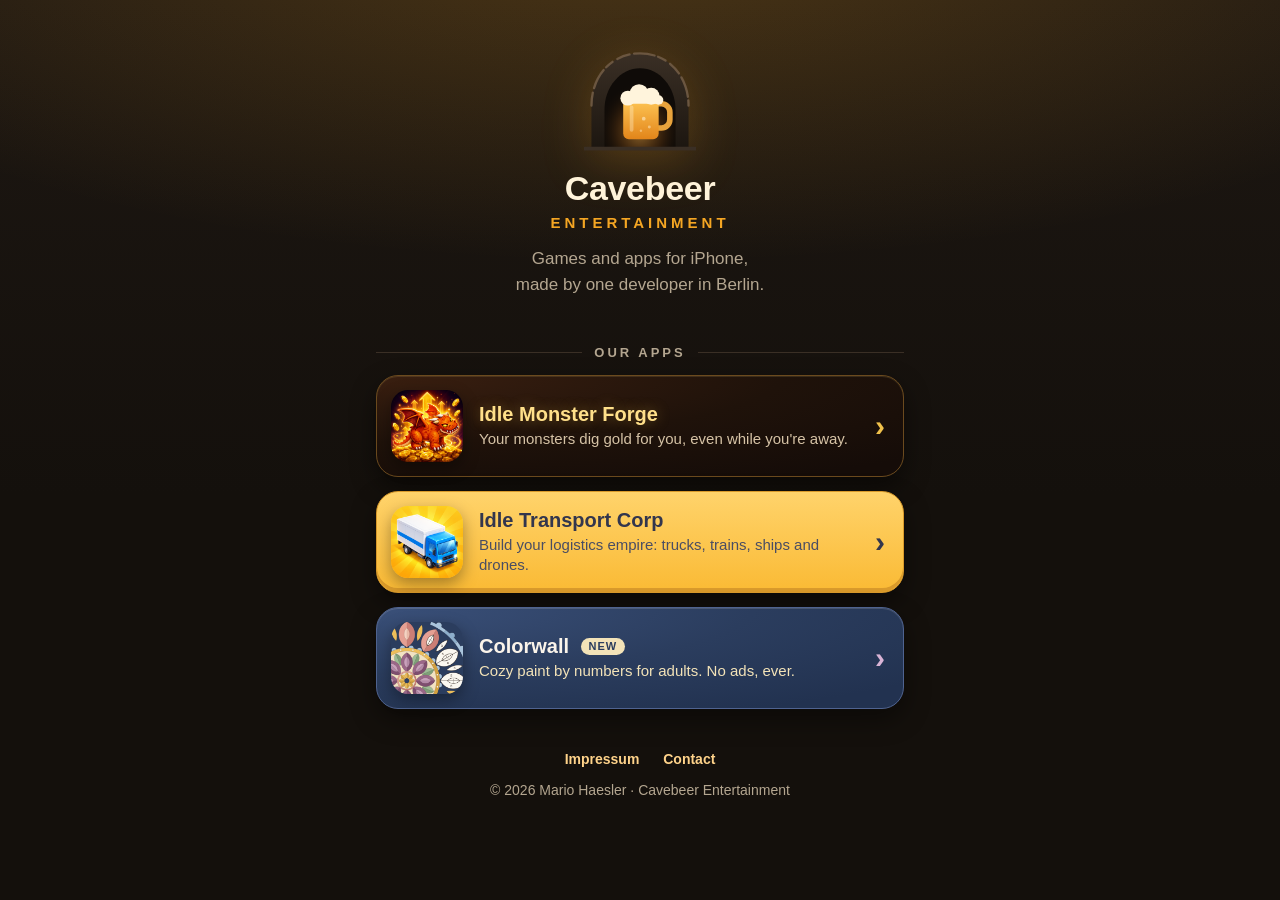
<file: index.html>
<!DOCTYPE html>
<html lang="en">
<head>
<meta charset="UTF-8">
<meta name="viewport" content="width=device-width, initial-scale=1, viewport-fit=cover">
<title>Cavebeer Entertainment</title>
<meta name="description" content="Cavebeer Entertainment makes games and apps for iPhone: Idle Monster Forge, Idle Transport Corp and Colorwall.">
<meta name="theme-color" content="#14100c">
<meta property="og:title" content="Cavebeer Entertainment">
<meta property="og:description" content="Games and apps for iPhone, made by one developer in Berlin.">
<meta property="og:type" content="website">
<meta property="og:url" content="https://mario-coder-apps.github.io/">
<meta property="og:image" content="https://mario-coder-apps.github.io/img/og.jpg">
<meta property="og:image:width" content="1200">
<meta property="og:image:height" content="630">
<meta name="twitter:card" content="summary_large_image">
<link rel="canonical" href="https://mario-coder-apps.github.io/">
<script type="application/ld+json">
{
  "@context": "https://schema.org",
  "@graph": [
    {
      "@type": "Organization",
      "@id": "https://mario-coder-apps.github.io/#org",
      "name": "Cavebeer Entertainment",
      "url": "https://mario-coder-apps.github.io/",
      "logo": "https://mario-coder-apps.github.io/img/logo.png",
      "email": "mariohaesler@protonmail.com",
      "description": "An independent studio from Berlin making games and apps for iPhone."
    },
    {
      "@type": "WebSite",
      "@id": "https://mario-coder-apps.github.io/#site",
      "name": "Cavebeer Entertainment",
      "url": "https://mario-coder-apps.github.io/",
      "publisher": {"@id": "https://mario-coder-apps.github.io/#org"},
      "inLanguage": "en"
    }
  ]
}
</script>
<link rel="icon" href="img/emblem.svg" type="image/svg+xml">
<link rel="stylesheet" href="style.css?v=2">
</head>
<body>

<div class="wrap">
  <header class="studio">
    <img class="emblem" src="img/emblem.svg" alt="" width="112" height="112">
    <h1>Cavebeer<span>Entertainment</span></h1>
    <p>Games and apps for iPhone, made by one developer in Berlin.</p>
  </header>

  <main>
    <h2 class="label">Our apps</h2>
    <div class="apps">
      <a class="app app-mf" href="idlemonsterforge-legal/">
        <img src="img/idle-monster-forge.png" alt="" width="72" height="72">
        <span class="app-text">
          <span class="app-name">Idle Monster Forge</span>
          <span class="app-line">Your monsters dig gold for you, even while you're away.</span>
        </span>
        <span class="app-go" aria-hidden="true">&rsaquo;</span>
      </a>
      <a class="app app-itc" href="idletransportcorp-legal/">
        <img src="img/idle-transport-corp.png" alt="" width="72" height="72">
        <span class="app-text">
          <span class="app-name">Idle Transport Corp</span>
          <span class="app-line">Build your logistics empire: trucks, trains, ships and drones.</span>
        </span>
        <span class="app-go" aria-hidden="true">&rsaquo;</span>
      </a>
      <a class="app app-cw" href="colorwall-legal/">
        <img src="img/colorwall.png" alt="" width="72" height="72">
        <span class="app-text">
          <span class="app-name">Colorwall <span class="app-soon">New</span></span>
          <span class="app-line">Cozy paint by numbers for adults. No ads, ever.</span>
        </span>
        <span class="app-go" aria-hidden="true">&rsaquo;</span>
      </a>
    </div>
  </main>
</div>

<footer>
  <nav>
    <a href="impressum.html">Impressum</a>
    <a href="mailto:mariohaesler@protonmail.com">Contact</a>
  </nav>
  &copy; 2026 Mario Haesler &middot; Cavebeer Entertainment
</footer>

</body>
</html>
</file>
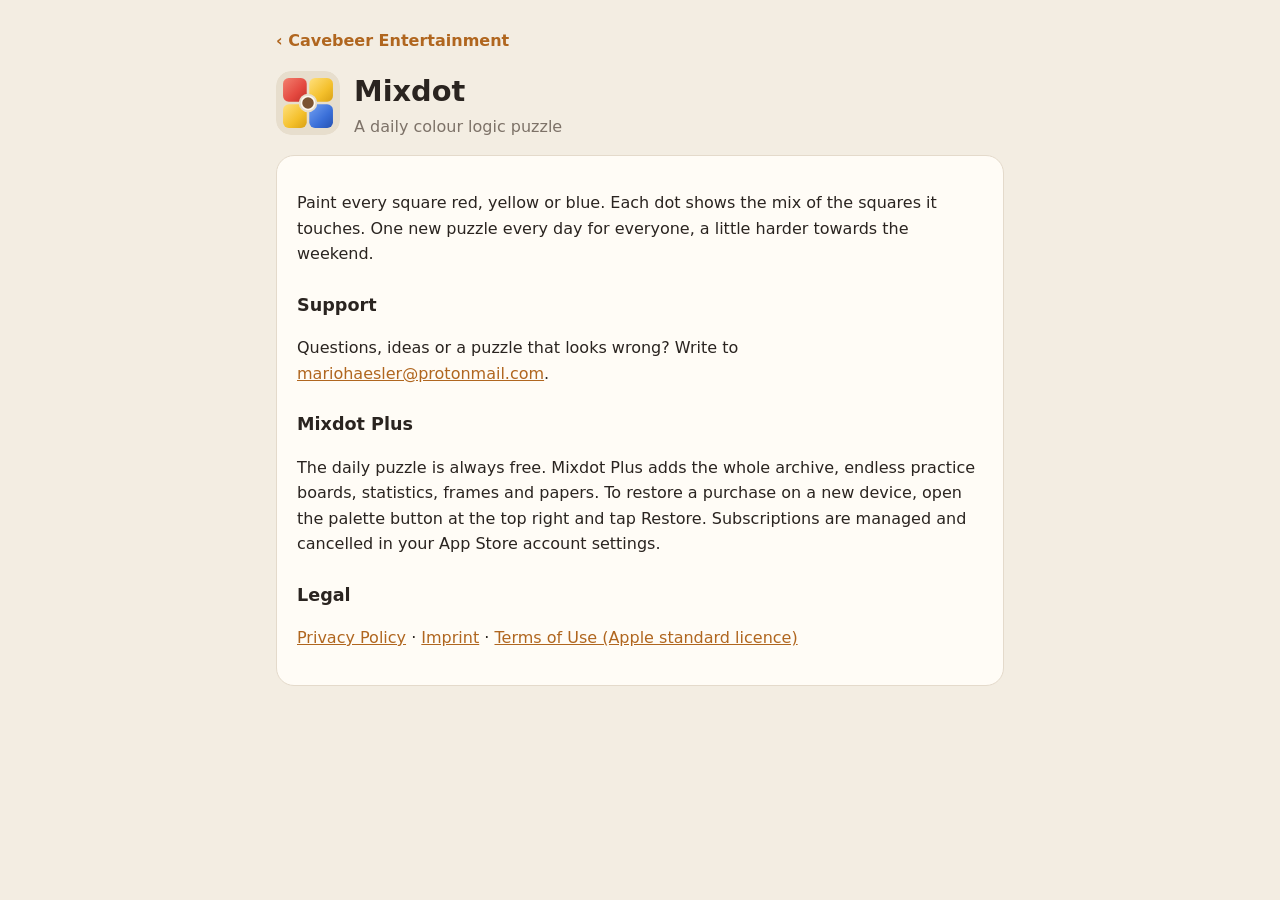
<file: mixdot/index.html>
<!doctype html>
<html lang="en">
<head>
<meta charset="utf-8">
<meta name="viewport" content="width=device-width, initial-scale=1">
<title>Mixdot · Support</title>
<meta name="description" content="Mixdot is a daily colour logic puzzle: paint every square red, yellow or blue so that each dot shows the mix of the squares around it. Support and contact.">
<meta name="theme-color" content="#f3ede2">
<link rel="icon" href="icon.svg" type="image/svg+xml">
<style>
  :root { --bg: #f3ede2; --card: #fffcf6; --ink: #2a2420; --muted: #7d7268; --line: #e4dacb; --accent: #b0661f; }
  @media (prefers-color-scheme: dark) { :root { --bg: #17151c; --card: #221f28; --ink: #f0ebe4; --muted: #a59ba8; --line: #353140; --accent: #e09a4f; } }
  * { box-sizing: border-box; }
  body { margin: 0; background: var(--bg); color: var(--ink); font: 16px/1.6 ui-rounded, "SF Pro Rounded", system-ui, -apple-system, "Segoe UI", sans-serif; }
  main { max-width: 760px; margin: 0 auto; padding: 28px 16px 56px; }
  header { display: flex; align-items: center; gap: 14px; margin-bottom: 16px; }
  header img { width: 64px; height: 64px; border-radius: 15px; }
  h1 { font-size: 1.8rem; margin: 0; }
  h2 { font-size: 1.1rem; margin: 24px 0 6px; }
  .card { background: var(--card); border: 1px solid var(--line); border-radius: 18px; padding: 18px 20px; }
  .soft { color: var(--muted); }
  a { color: var(--accent); }
  .back { display: inline-block; margin-bottom: 14px; text-decoration: none; font-weight: 700; }
</style>
</head>
<body>
<main>
  <a class="back" href="../">‹ Cavebeer Entertainment</a>
  <header><img src="icon.svg" alt="Mixdot"><div><h1>Mixdot</h1><div class="soft">A daily colour logic puzzle</div></div></header>
  <div class="card">
    <p>Paint every square red, yellow or blue. Each dot shows the mix of the squares it touches. One new puzzle every
    day for everyone, a little harder towards the weekend.</p>

    <h2>Support</h2>
    <p>Questions, ideas or a puzzle that looks wrong? Write to
    <a href="mailto:mariohaesler@protonmail.com?subject=Mixdot">mariohaesler@protonmail.com</a>.</p>

    <h2>Mixdot Plus</h2>
    <p>The daily puzzle is always free. Mixdot Plus adds the whole archive, endless practice boards, statistics, frames and
    papers. To restore a purchase on a new device, open the palette button at the top right and tap Restore. Subscriptions
    are managed and cancelled in your App Store account settings.</p>

    <h2>Legal</h2>
    <p><a href="privacy.html">Privacy Policy</a> · <a href="../impressum.html">Imprint</a> ·
    <a href="https://www.apple.com/legal/internet-services/itunes/dev/stdeula/" target="_blank" rel="noopener">Terms of Use (Apple standard licence)</a></p>
  </div>
</main>
</body>
</html>
</file>
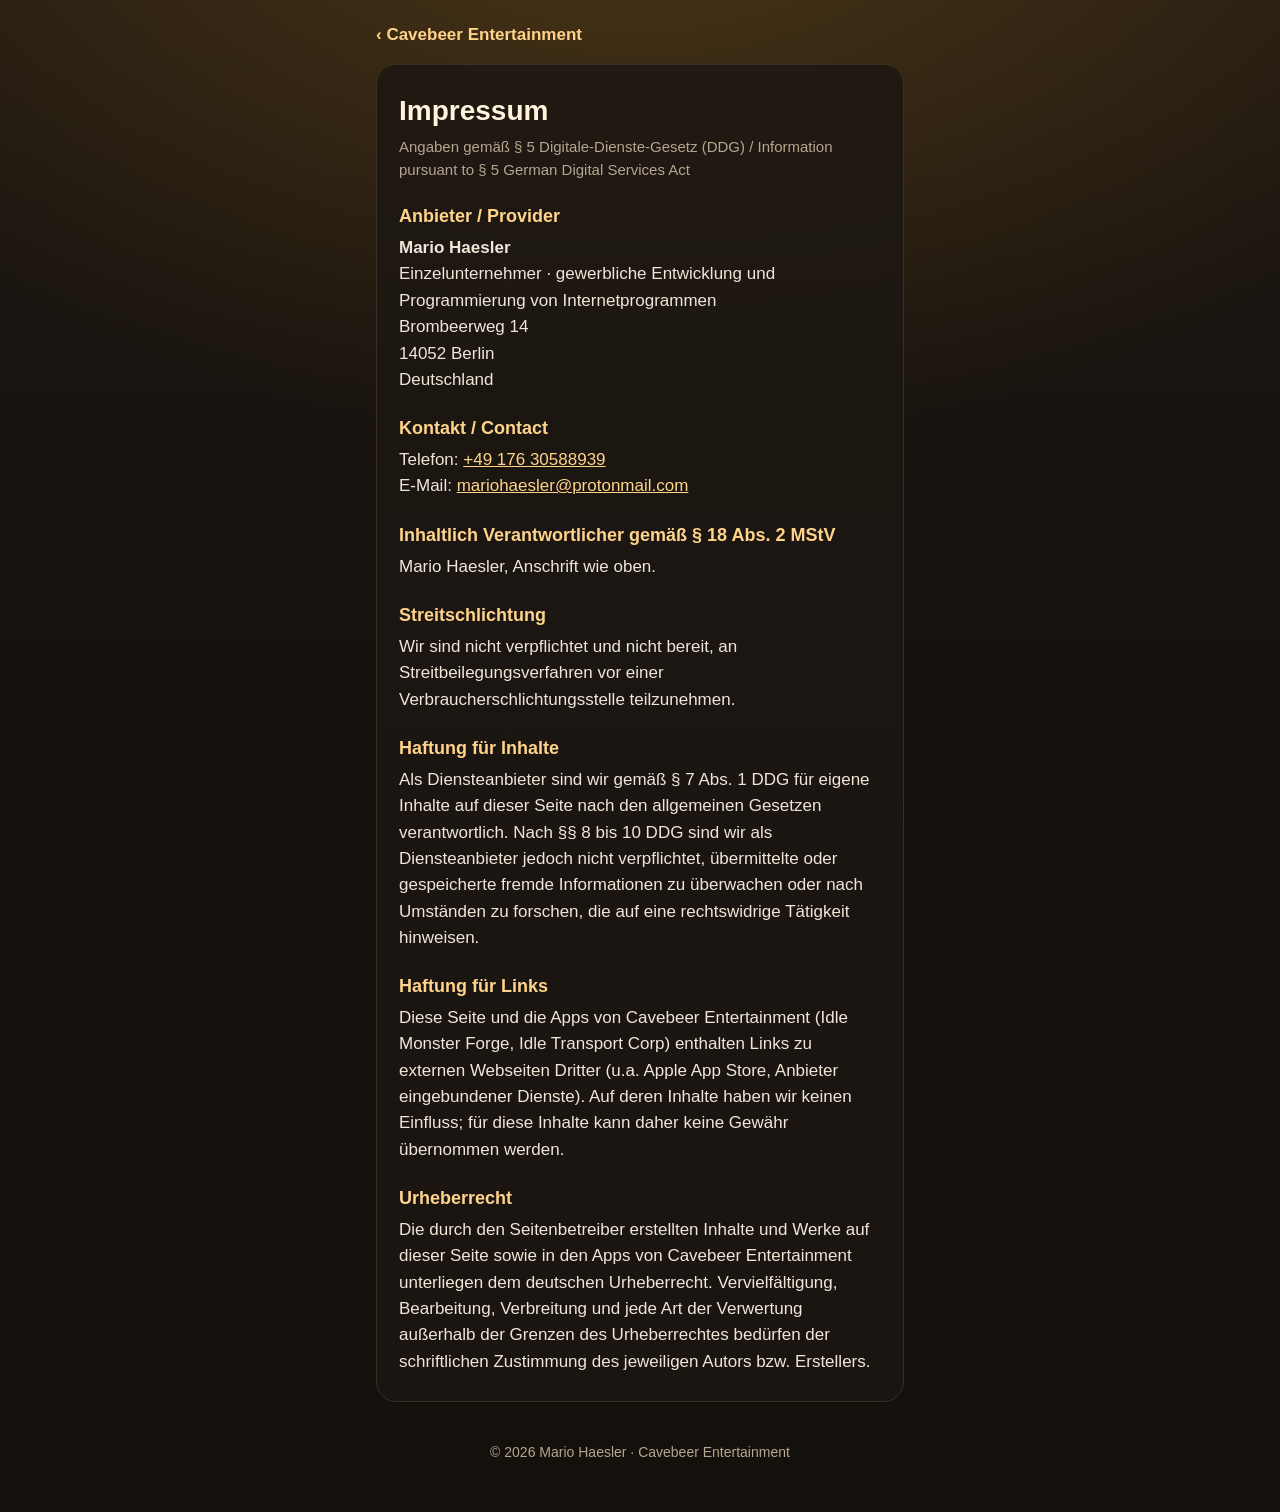
<file: impressum.html>
<!DOCTYPE html>
<html lang="de">
<head>
<meta charset="UTF-8">
<meta name="viewport" content="width=device-width, initial-scale=1, viewport-fit=cover">
<title>Impressum | Cavebeer Entertainment</title>
<meta name="description" content="Impressum / Anbieterkennzeichnung gemäß § 5 DDG für Cavebeer Entertainment (Mario Haesler).">
<meta name="theme-color" content="#14100c">
<link rel="icon" href="img/emblem.svg" type="image/svg+xml">
<link rel="stylesheet" href="style.css?v=1">
</head>
<body>

<div class="wrap">
  <a class="back" href="./">&lsaquo; Cavebeer Entertainment</a>

  <main class="doc">
    <h1>Impressum</h1>
    <p class="soft">Angaben gemäß § 5 Digitale-Dienste-Gesetz (DDG) / Information pursuant to § 5 German Digital Services Act</p>

    <h2>Anbieter / Provider</h2>
    <div class="block">
      <p><strong>Mario Haesler</strong></p>
      <p>Einzelunternehmer &middot; gewerbliche Entwicklung und Programmierung von Internetprogrammen</p>
      <p>Brombeerweg 14</p>
      <p>14052 Berlin</p>
      <p>Deutschland</p>
    </div>

    <h2>Kontakt / Contact</h2>
    <div class="block">
      <p>Telefon: <a href="tel:+4917630588939">+49 176 30588939</a></p>
      <p>E-Mail: <a href="mailto:mariohaesler@protonmail.com">mariohaesler@protonmail.com</a></p>
    </div>

    <h2>Inhaltlich Verantwortlicher gemäß § 18 Abs. 2 MStV</h2>
    <p>Mario Haesler, Anschrift wie oben.</p>

    <h2>Streitschlichtung</h2>
    <p>
      Wir sind nicht verpflichtet und nicht bereit, an Streitbeilegungsverfahren vor einer
      Verbraucherschlichtungsstelle teilzunehmen.
    </p>

    <h2>Haftung für Inhalte</h2>
    <p>
      Als Diensteanbieter sind wir gemäß § 7 Abs. 1 DDG für eigene Inhalte auf dieser Seite nach den
      allgemeinen Gesetzen verantwortlich. Nach §§ 8 bis 10 DDG sind wir als Diensteanbieter jedoch
      nicht verpflichtet, übermittelte oder gespeicherte fremde Informationen zu überwachen oder nach
      Umständen zu forschen, die auf eine rechtswidrige Tätigkeit hinweisen.
    </p>

    <h2>Haftung für Links</h2>
    <p>
      Diese Seite und die Apps von Cavebeer Entertainment (Idle Monster Forge, Idle Transport Corp) enthalten
      Links zu externen Webseiten Dritter (u.a. Apple App Store, Anbieter eingebundener Dienste). Auf deren
      Inhalte haben wir keinen Einfluss; für diese Inhalte kann daher keine Gewähr übernommen werden.
    </p>

    <h2>Urheberrecht</h2>
    <p>
      Die durch den Seitenbetreiber erstellten Inhalte und Werke auf dieser Seite sowie in den Apps von
      Cavebeer Entertainment unterliegen dem deutschen Urheberrecht. Vervielfältigung, Bearbeitung, Verbreitung
      und jede Art der Verwertung außerhalb der Grenzen des Urheberrechtes bedürfen der schriftlichen
      Zustimmung des jeweiligen Autors bzw. Erstellers.
    </p>
  </main>
</div>

<footer>
  &copy; 2026 Mario Haesler &middot; Cavebeer Entertainment
</footer>

</body>
</html>
</file>
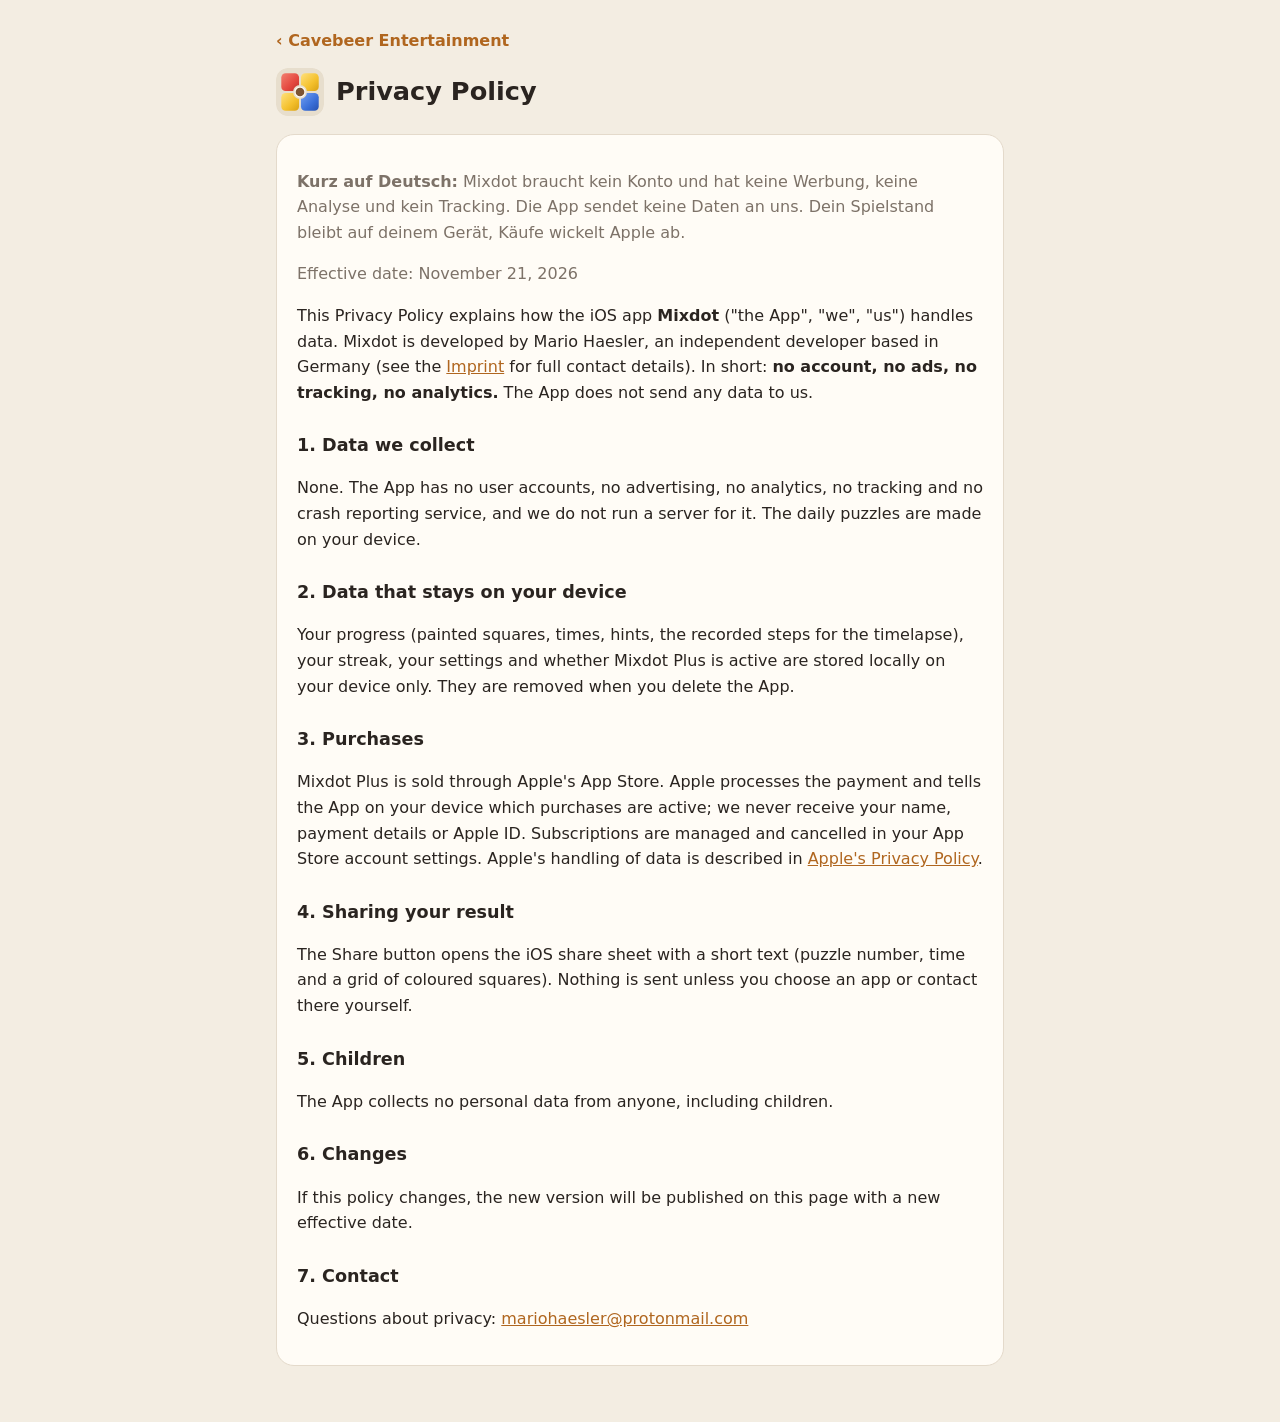
<file: mixdot/privacy.html>
<!doctype html>
<html lang="en">
<head>
<meta charset="utf-8">
<meta name="viewport" content="width=device-width, initial-scale=1">
<title>Privacy Policy · Mixdot</title>
<meta name="description" content="Privacy Policy for Mixdot, the daily colour logic puzzle: no account, no ads, no tracking, no analytics; your progress stays on your device and purchases are handled by Apple.">
<meta name="theme-color" content="#f3ede2">
<link rel="icon" href="icon.svg" type="image/svg+xml">
<style>
  :root { --bg: #f3ede2; --card: #fffcf6; --ink: #2a2420; --muted: #7d7268; --line: #e4dacb; --accent: #b0661f; }
  @media (prefers-color-scheme: dark) { :root { --bg: #17151c; --card: #221f28; --ink: #f0ebe4; --muted: #a59ba8; --line: #353140; --accent: #e09a4f; } }
  * { box-sizing: border-box; }
  body { margin: 0; background: var(--bg); color: var(--ink); font: 16px/1.6 ui-rounded, "SF Pro Rounded", system-ui, -apple-system, "Segoe UI", sans-serif; }
  main { max-width: 760px; margin: 0 auto; padding: 28px 16px 56px; }
  header { display: flex; align-items: center; gap: 12px; margin-bottom: 18px; }
  header img { width: 48px; height: 48px; border-radius: 12px; }
  h1 { font-size: 1.6rem; margin: 0; line-height: 1.2; }
  h2 { font-size: 1.1rem; margin: 26px 0 6px; }
  .card { background: var(--card); border: 1px solid var(--line); border-radius: 18px; padding: 18px 20px; }
  .soft { color: var(--muted); }
  a { color: var(--accent); }
  .back { display: inline-block; margin-bottom: 14px; text-decoration: none; font-weight: 700; }
</style>
</head>
<body>
<main>
  <a class="back" href="../">‹ Cavebeer Entertainment</a>
  <header><img src="icon.svg" alt="Mixdot"><h1>Privacy Policy</h1></header>
  <div class="card">
    <p class="soft" lang="de"><strong>Kurz auf Deutsch:</strong> Mixdot braucht kein Konto und hat keine Werbung, keine
    Analyse und kein Tracking. Die App sendet keine Daten an uns. Dein Spielstand bleibt auf deinem Gerät, Käufe wickelt
    Apple ab.</p>
    <p class="soft">Effective date: November 21, 2026</p>

    <p>This Privacy Policy explains how the iOS app <strong>Mixdot</strong> ("the App", "we", "us") handles data. Mixdot
    is developed by Mario Haesler, an independent developer based in Germany (see the
    <a href="../impressum.html">Imprint</a> for full contact details). In short: <strong>no account, no ads, no tracking,
    no analytics.</strong> The App does not send any data to us.</p>

    <h2>1. Data we collect</h2>
    <p>None. The App has no user accounts, no advertising, no analytics, no tracking and no crash reporting service, and
    we do not run a server for it. The daily puzzles are made on your device.</p>

    <h2>2. Data that stays on your device</h2>
    <p>Your progress (painted squares, times, hints, the recorded steps for the timelapse), your streak, your settings and
    whether Mixdot Plus is active are stored locally on your device only. They are removed when you delete the App.</p>

    <h2>3. Purchases</h2>
    <p>Mixdot Plus is sold through Apple's App Store. Apple processes the payment and tells the App on your device which
    purchases are active; we never receive your name, payment details or Apple ID. Subscriptions are managed and
    cancelled in your App Store account settings. Apple's handling of data is described in
    <a href="https://www.apple.com/legal/privacy/" target="_blank" rel="noopener">Apple's Privacy Policy</a>.</p>

    <h2>4. Sharing your result</h2>
    <p>The Share button opens the iOS share sheet with a short text (puzzle number, time and a grid of coloured squares).
    Nothing is sent unless you choose an app or contact there yourself.</p>

    <h2>5. Children</h2>
    <p>The App collects no personal data from anyone, including children.</p>

    <h2>6. Changes</h2>
    <p>If this policy changes, the new version will be published on this page with a new effective date.</p>

    <h2>7. Contact</h2>
    <p>Questions about privacy: <a href="mailto:mariohaesler@protonmail.com">mariohaesler@protonmail.com</a></p>
  </div>
</main>
</body>
</html>
</file>
<file: style.css>
/* Cavebeer Entertainment - the studio's home page (GitHub Pages; no cookies, no third-party content).
   The look: a dark cave lit by a warm amber lamp. Every app card wears its own game's colours. */
:root {
  --cave: #14100c;
  --cave-2: #1d1712;
  --stone: #3a2f25;
  --amber: #f5a623;
  --amber-light: #ffd38a;
  --foam: #fff4dc;
  --text: #efe6d8;
  --text-dim: #b4a690;
  --max: 560px;
}

* { box-sizing: border-box; }

html { background: var(--cave); }

body {
  margin: 0;
  min-height: 100vh;
  background:
    radial-gradient(120% 60% at 50% -8%, rgba(245, 166, 35, 0.22), rgba(245, 166, 35, 0) 62%),
    linear-gradient(180deg, var(--cave-2), var(--cave) 55%);
  color: var(--text);
  font-family: ui-rounded, "SF Pro Rounded", -apple-system, BlinkMacSystemFont, "Segoe UI", Roboto, sans-serif;
  font-size: 17px;
  line-height: 1.55;
  -webkit-font-smoothing: antialiased;
}

.wrap { max-width: var(--max); margin: 0 auto; padding: 0 16px; }

/* --- studio header --- */
.studio { text-align: center; padding: 44px 0 10px; }
.studio .emblem {
  width: 112px; height: 112px; display: block; margin: 0 auto 14px;
  filter: drop-shadow(0 10px 24px rgba(245, 166, 35, 0.22));
}
.studio h1 {
  margin: 0;
  font-size: 34px;
  line-height: 1.1;
  font-weight: 900;
  letter-spacing: -0.3px;
  color: var(--foam);
}
.studio h1 span { display: block; font-size: 15px; font-weight: 800; letter-spacing: 4px; text-transform: uppercase;
                  color: var(--amber); margin-top: 8px; }
.studio p { margin: 14px auto 0; max-width: 34ch; color: var(--text-dim); text-wrap: balance; }

/* --- the app cards --- */
.label {
  margin: 34px 0 12px;
  font-size: 13px; font-weight: 800; letter-spacing: 3px; text-transform: uppercase;
  color: var(--text-dim);
  display: flex; align-items: center; gap: 12px;
}
.label::before, .label::after { content: ""; flex: 1; height: 1px; background: var(--stone); }

.apps { display: grid; gap: 14px; }

.app {
  display: flex; align-items: center; gap: 16px;
  padding: 14px 16px 14px 14px;
  border-radius: 22px;
  text-decoration: none;
  position: relative;
  transition: transform 0.15s ease, box-shadow 0.15s ease;
  -webkit-tap-highlight-color: transparent;
}
.app:hover { transform: translateY(-2px); }
.app:active { transform: scale(0.985); }
.app img { width: 72px; height: 72px; border-radius: 17px; flex: none; box-shadow: 0 6px 16px rgba(0, 0, 0, 0.35); }
.app-text { flex: 1; min-width: 0; }
.app-name { display: block; font-size: 20px; font-weight: 900; line-height: 1.2; }
.app-line { display: block; font-size: 15px; line-height: 1.35; margin-top: 3px; }
.app-go { flex: none; font-size: 30px; font-weight: 700; line-height: 1; margin-right: 2px; }

/* Idle Monster Forge: dark fantasy, gold on deep ember brown */
.app-mf {
  background: radial-gradient(140% 120% at 0% 0%, #3a1f10 0%, #1f120a 55%, #150c08 100%);
  border: 1.5px solid #6b4a1e;
  box-shadow: 0 10px 26px rgba(0, 0, 0, 0.45), inset 0 1px 0 rgba(255, 224, 138, 0.12);
}
.app-mf .app-name { color: #ffe08a; text-shadow: 0 0 14px rgba(240, 193, 75, 0.35); }
.app-mf .app-line { color: #d6c3a6; }
.app-mf .app-go { color: #f0c14b; }

/* Idle Transport Corp: sunny yellow, navy ink */
.app-itc {
  background: linear-gradient(180deg, #ffd36b, #faba34);
  border: 1.5px solid #d99a2b;
  box-shadow: 0 10px 26px rgba(0, 0, 0, 0.4), inset 0 -4px 0 #d99a2b;
}
.app-itc .app-name { color: #33364d; }
.app-itc .app-line { color: #4a4d63; }
.app-itc .app-go { color: #33364d; }

/* Colorwall: the icon's night blue, paper and butter */
.app-cw {
  background: radial-gradient(130% 120% at 0% 0%, #3a5079 0%, #2b3d5e 55%, #223250 100%);
  border: 1.5px solid #4f6390;
  box-shadow: 0 10px 26px rgba(0, 0, 0, 0.42), inset 0 1px 0 rgba(251, 244, 234, 0.14);
}
.app-cw .app-name { color: #fbf4ea; }
.app-cw .app-line { color: #f3e3b8; }
.app-cw .app-go { color: #d9b4d6; }
.app-soon {
  display: inline-block; vertical-align: 3px; margin-left: 6px;
  padding: 2px 8px; border-radius: 999px;
  font-size: 11px; font-weight: 800; letter-spacing: 1px; text-transform: uppercase;
  color: #2b3d5e; background: #f3e3b8;
}

/* --- footer --- */
footer {
  text-align: center;
  padding: 40px 16px 48px;
  color: var(--text-dim);
  font-size: 14px;
}
footer nav { margin-bottom: 10px; }
footer a { color: var(--amber-light); text-decoration: none; font-weight: 700; margin: 0 10px; }
footer a:hover { text-decoration: underline; }

/* --- the imprint --- */
.back { display: inline-block; margin: 22px 0 0; color: var(--amber-light); text-decoration: none; font-weight: 800; }
.doc { background: rgba(29, 23, 18, 0.85); border: 1px solid var(--stone); border-radius: 20px; padding: 6px 22px 18px;
       margin: 16px 0 0; }
.doc h1 { font-size: 28px; margin: 18px 0 2px; color: var(--foam); }
.doc h2 { font-size: 18px; margin: 22px 0 4px; color: var(--amber-light); }
.doc p { margin: 0 0 8px; }
.doc .soft { color: var(--text-dim); font-size: 15px; }
.doc a { color: var(--amber-light); word-break: break-word; }
.doc .block p { margin: 0; }
</file>
